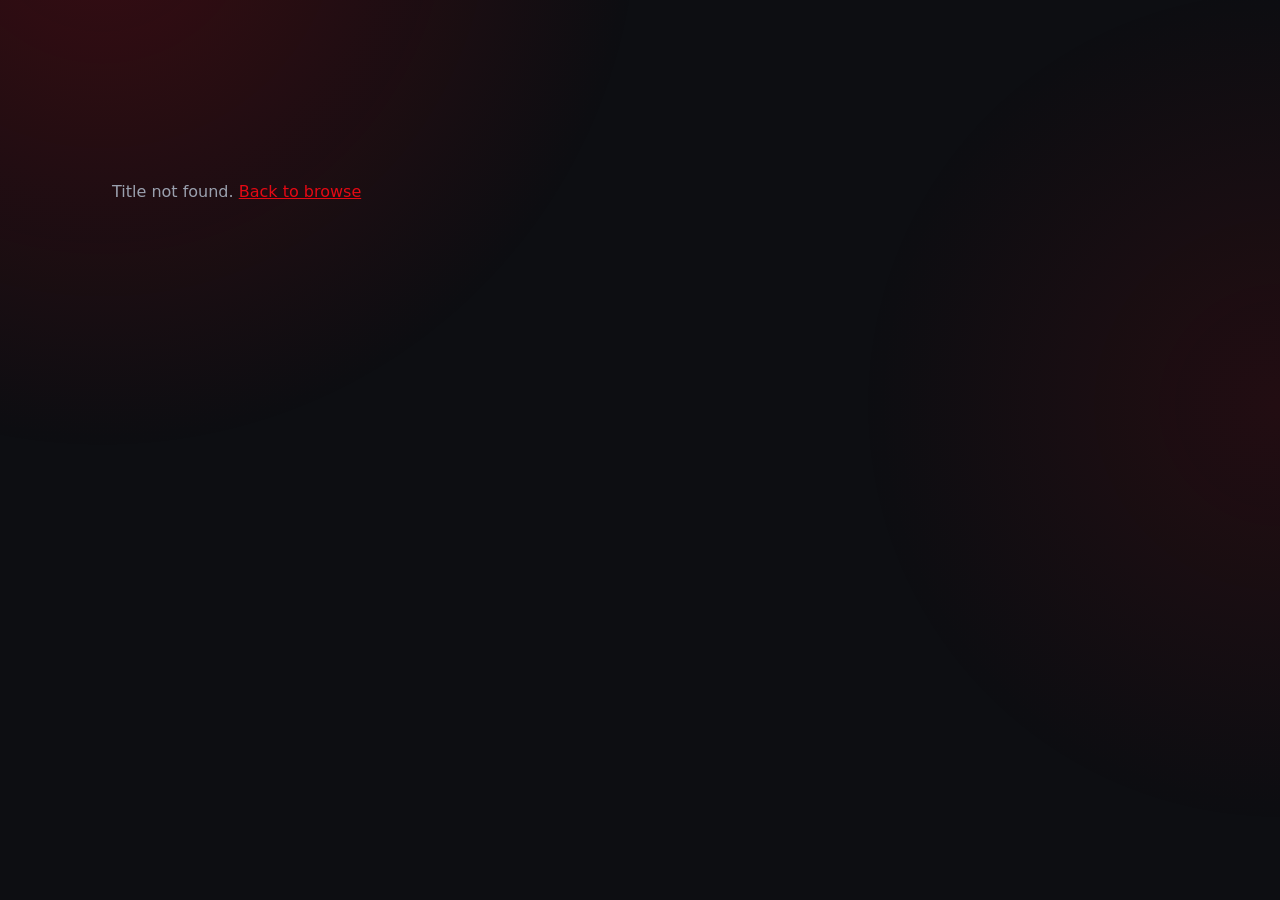
<file: netflix-clone/movie.html>
<!DOCTYPE html>
<html lang="en" data-theme="dark" data-motion="full">
<head>
  <meta charset="UTF-8">
  <meta name="viewport" content="width=device-width, initial-scale=1.0, viewport-fit=cover">
  <title>Movie - Netflix Clone</title>
  <script>try{var s=JSON.parse(localStorage.getItem("nf-clone:v1")||"{}");document.documentElement.dataset.theme=s.theme||"dark"}catch(e){}</script>
  <link rel="stylesheet" href="css/theme.css">
  <link rel="stylesheet" href="css/components.css">
  <link rel="stylesheet" href="css/style.css">
  <link rel="stylesheet" href="css/overlays.css">
  <link rel="stylesheet" href="css/studio.css">
  <link rel="stylesheet" href="css/pages.css">
</head>
<body data-page="movie">
<section class="hero movie-hero" id="movieHero">
  <div class="hero-parallax" id="heroArt"><div class="hero-layer show" id="mBg"></div></div>
  <div class="hero-panel glass">
    <h2 id="mTitle"></h2>
    <div class="meta" id="mMeta"></div>
    <p class="hero-desc" id="mDesc"></p>
    <div class="chips" id="mChips"></div>
    <div class="hero-actions" style="margin-top:22px">
      <a class="btn-play" id="mPlay" href="#" data-magnetic></a>
      <button class="neu" id="mList" type="button" data-magnetic></button>
      <a class="neu" href="browse.html">Back to browse</a>
    </div>
  </div>
</section>
<main class="page flush">
  <h2 class="section-title">More like this</h2>
  <div class="grid" id="grid"></div>
</main>
<footer class="footer"><p>Built for learning. Not affiliated with Netflix.</p></footer>
  <script src="js/utils.js"></script>
  <script src="js/data.js"></script>
  <script src="js/store.js"></script>
  <script src="js/chrome.js"></script>
  <script src="js/effects.js"></script>
  <script src="js/studio.js"></script>
  <script src="js/pages.js"></script>
</body>
</html>
</file>
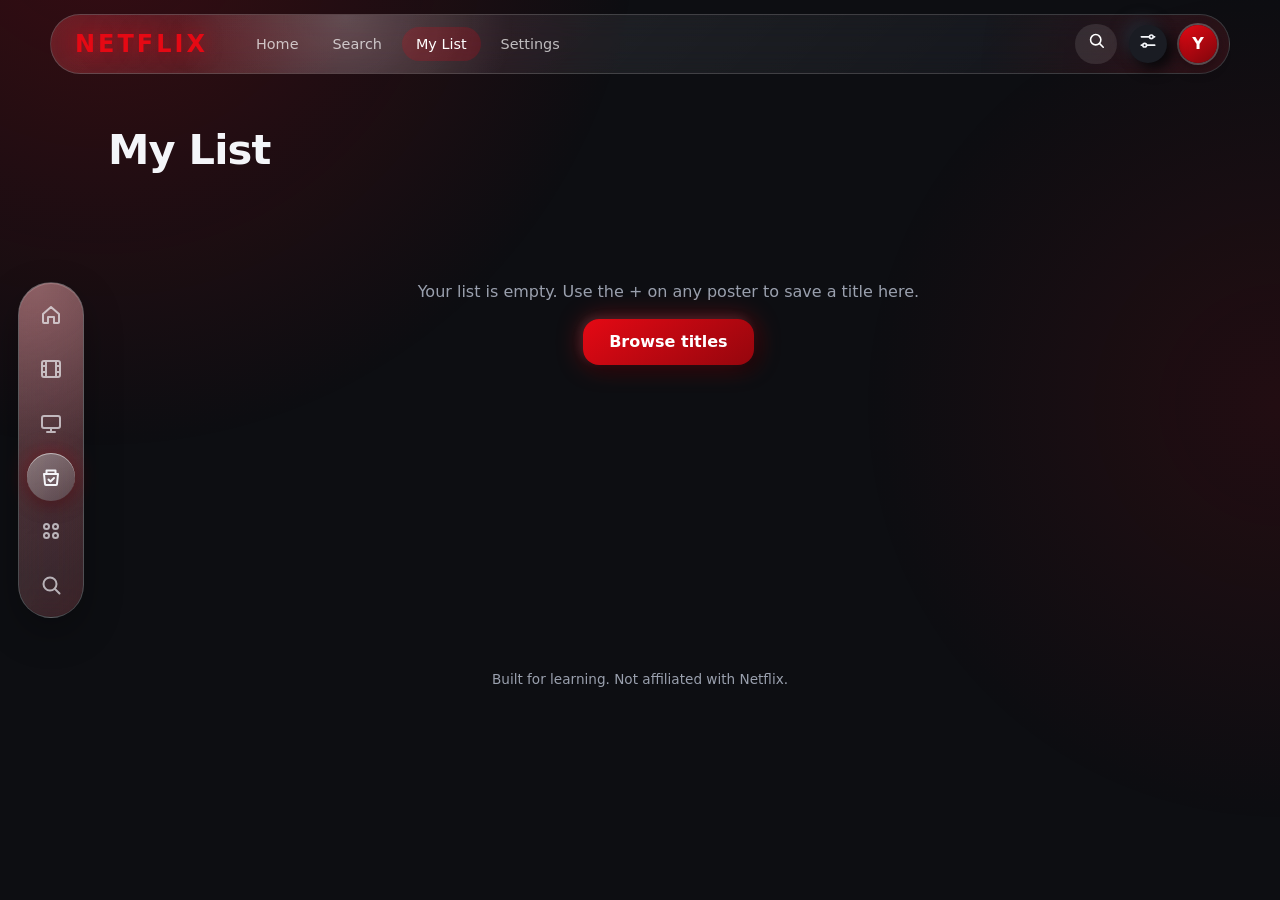
<file: netflix-clone/my-list.html>
<!DOCTYPE html>
<html lang="en" data-theme="dark" data-motion="full">
<head>
  <meta charset="UTF-8">
  <meta name="viewport" content="width=device-width, initial-scale=1.0, viewport-fit=cover">
  <title>My List - Netflix Clone</title>
  <script>try{var s=JSON.parse(localStorage.getItem("nf-clone:v1")||"{}");document.documentElement.dataset.theme=s.theme||"dark"}catch(e){}</script>
  <link rel="stylesheet" href="css/theme.css">
  <link rel="stylesheet" href="css/components.css">
  <link rel="stylesheet" href="css/style.css">
  <link rel="stylesheet" href="css/overlays.css">
  <link rel="stylesheet" href="css/studio.css">
  <link rel="stylesheet" href="css/pages.css">
</head>
<body data-page="my-list">
<main class="page">
  <h1 class="page-title">My List</h1>
  <section id="contWrap" hidden>
    <h2 class="section-title">Continue watching</h2>
    <div class="grid" id="contGrid"></div>
  </section>
  <section id="listWrap" hidden>
    <h2 class="section-title">Saved titles</h2>
    <div class="grid" id="listGrid"></div>
  </section>
  <div class="empty-state" id="emptyList" hidden>
    <p>Your list is empty. Use the + on any poster to save a title here.</p>
    <a class="btn-play" href="browse.html">Browse titles</a>
  </div>
</main>
<footer class="footer"><p>Built for learning. Not affiliated with Netflix.</p></footer>
  <script src="js/utils.js"></script>
  <script src="js/data.js"></script>
  <script src="js/store.js"></script>
  <script src="js/chrome.js"></script>
  <script src="js/effects.js"></script>
  <script src="js/studio.js"></script>
  <script src="js/pages.js"></script>
</body>
</html>
</file>
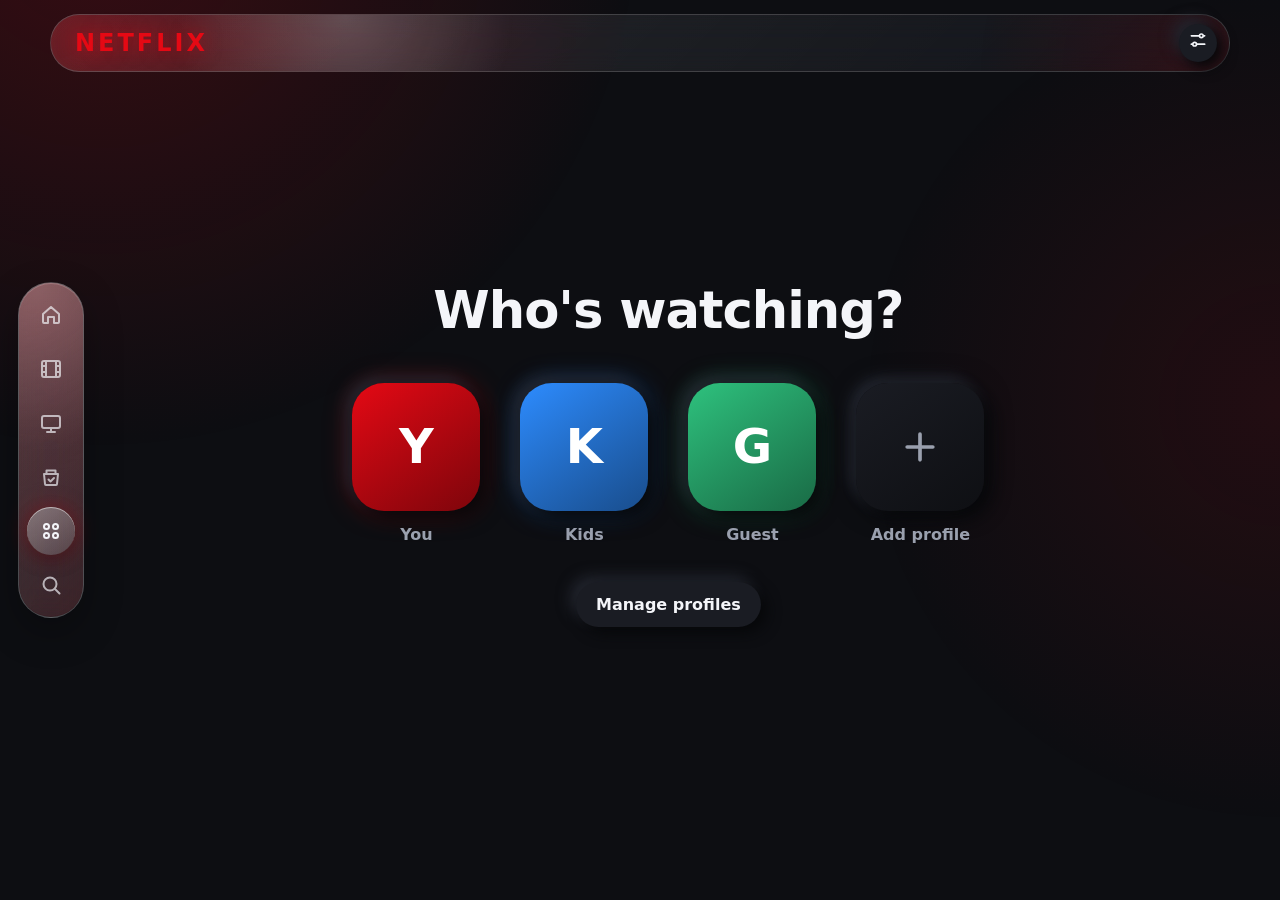
<file: netflix-clone/profiles.html>
<!DOCTYPE html>
<html lang="en" data-theme="dark" data-motion="full">
<head>
  <meta charset="UTF-8">
  <meta name="viewport" content="width=device-width, initial-scale=1.0, viewport-fit=cover">
  <title>Who is watching? - Netflix Clone</title>
  <script>try{var s=JSON.parse(localStorage.getItem("nf-clone:v1")||"{}");document.documentElement.dataset.theme=s.theme||"dark"}catch(e){}</script>
  <link rel="stylesheet" href="css/theme.css">
  <link rel="stylesheet" href="css/components.css">
  <link rel="stylesheet" href="css/style.css">
  <link rel="stylesheet" href="css/overlays.css">
  <link rel="stylesheet" href="css/studio.css">
  <link rel="stylesheet" href="css/pages.css">
</head>
<body data-page="profiles">
<main class="profiles">
  <h1>Who's watching?</h1>
  <div class="profile-grid" id="pgrid"></div>
  <button class="neu pill" id="manage" type="button">Manage profiles</button>
</main>
  <script src="js/utils.js"></script>
  <script src="js/data.js"></script>
  <script src="js/store.js"></script>
  <script src="js/chrome.js"></script>
  <script src="js/effects.js"></script>
  <script src="js/studio.js"></script>
  <script src="js/pages.js"></script>
</body>
</html>
</file>
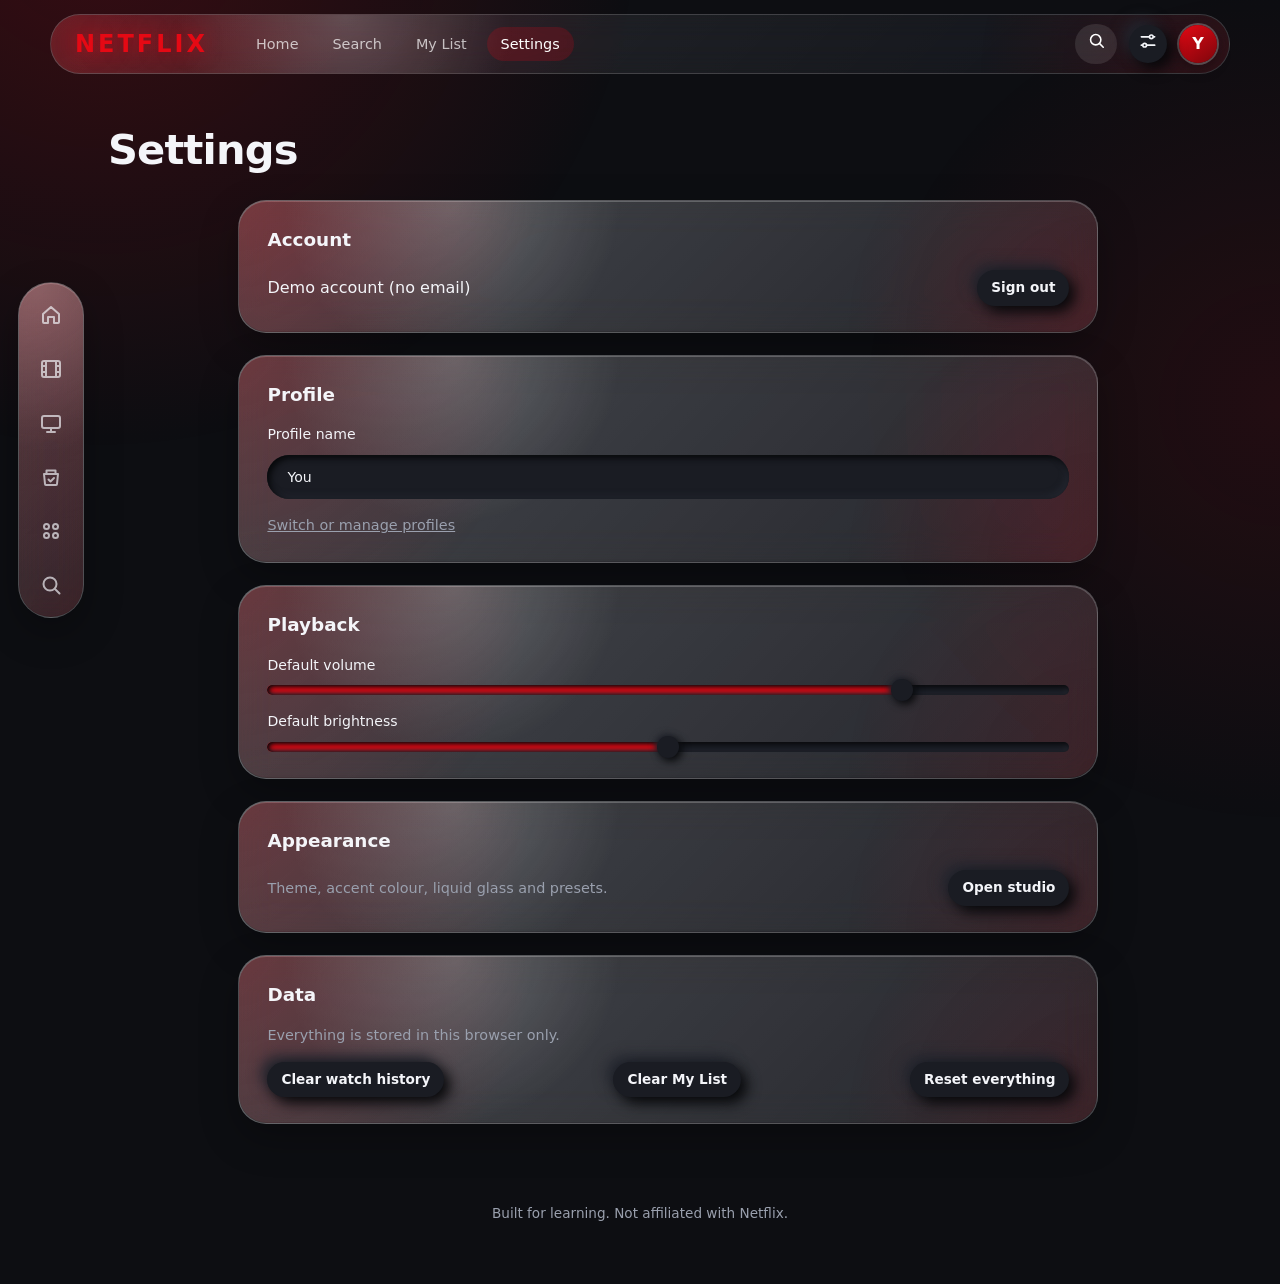
<file: netflix-clone/settings.html>
<!DOCTYPE html>
<html lang="en" data-theme="dark" data-motion="full">
<head>
  <meta charset="UTF-8">
  <meta name="viewport" content="width=device-width, initial-scale=1.0, viewport-fit=cover">
  <title>Settings - Netflix Clone</title>
  <script>try{var s=JSON.parse(localStorage.getItem("nf-clone:v1")||"{}");document.documentElement.dataset.theme=s.theme||"dark"}catch(e){}</script>
  <link rel="stylesheet" href="css/theme.css">
  <link rel="stylesheet" href="css/components.css">
  <link rel="stylesheet" href="css/style.css">
  <link rel="stylesheet" href="css/overlays.css">
  <link rel="stylesheet" href="css/studio.css">
  <link rel="stylesheet" href="css/pages.css">
</head>
<body data-page="settings">
<main class="page">
  <h1 class="page-title">Settings</h1>
  <div class="settings">
    <section class="card glass">
      <h2>Account</h2>
      <div class="row"><span id="setEmail"></span><button class="neu pill sm" data-act="signout" type="button">Sign out</button></div>
    </section>
    <section class="card glass">
      <h2>Profile</h2>
      <label class="field"><span>Profile name</span><input class="input" id="setName" maxlength="14"></label>
      <a class="muted" href="profiles.html">Switch or manage profiles</a>
    </section>
    <section class="card glass">
      <h2>Playback</h2>
      <label class="field"><span>Default volume</span><input class="slider" id="setVol" type="range" min="0" max="100"></label>
      <label class="field"><span>Default brightness</span><input class="slider" id="setBright" type="range" min="50" max="150"></label>
    </section>
    <section class="card glass">
      <h2>Appearance</h2>
      <div class="row"><span class="muted">Theme, accent colour, liquid glass and presets.</span><button class="neu pill sm" id="openStudio" type="button">Open studio</button></div>
    </section>
    <section class="card glass">
      <h2>Data</h2>
      <div class="row"><span class="muted">Everything is stored in this browser only.</span></div>
      <div class="row">
        <button class="neu pill sm" data-act="history" type="button">Clear watch history</button>
        <button class="neu pill sm" data-act="list" type="button">Clear My List</button>
        <button class="neu pill sm" data-act="reset" type="button">Reset everything</button>
      </div>
    </section>
  </div>
</main>
<footer class="footer"><p>Built for learning. Not affiliated with Netflix.</p></footer>
  <script src="js/utils.js"></script>
  <script src="js/data.js"></script>
  <script src="js/store.js"></script>
  <script src="js/chrome.js"></script>
  <script src="js/effects.js"></script>
  <script src="js/studio.js"></script>
  <script src="js/pages.js"></script>
</body>
</html>
</file>
<file: netflix-clone/css/theme.css>
/* Design tokens, three themes and the liquid-glass surface. */
:root {
  --accent: #e50914;
  --accent-rgb: 229, 9, 20;
  --glass-alpha: 0.183;
  --glass-blur: 18px;
  --poster-w: 190px;
  --spring: cubic-bezier(0.34, 1.56, 0.64, 1);
  --ease: cubic-bezier(0.22, 1, 0.36, 1);
  --font: system-ui, -apple-system, "Segoe UI", Roboto, Helvetica, Arial, sans-serif;
}

[data-theme="dark"] {
  color-scheme: dark;
  --bg: #0d0e12;
  --bg-2: #15171d;
  --surface: #1a1c23;
  --text: #f4f5f9;
  --muted: #9aa0ae;
  --shadow-dark: #07080a;
  --shadow-light: #23262f;
  --glass-tint: 255, 255, 255;
  --glass-border: rgba(255, 255, 255, 0.16);
  --panel-rgb: 21, 23, 29;
}

[data-theme="light"] {
  color-scheme: light;
  --bg: #eceff5;
  --bg-2: #e2e6ef;
  --surface: #e9ecf3;
  --text: #14161c;
  --muted: #596073;
  --shadow-dark: #c2c8d8;
  --shadow-light: #ffffff;
  --glass-tint: 255, 255, 255;
  --glass-border: rgba(20, 22, 28, 0.1);
  --panel-rgb: 244, 246, 251;
}

[data-theme="oled"] {
  color-scheme: dark;
  --bg: #000;
  --bg-2: #08080b;
  --surface: #0d0d11;
  --text: #fff;
  --muted: #8a8f9c;
  --shadow-dark: #000;
  --shadow-light: #1a1b21;
  --glass-tint: 255, 255, 255;
  --glass-border: rgba(255, 255, 255, 0.14);
  --panel-rgb: 6, 6, 9;
}

* {
  margin: 0;
  padding: 0;
  box-sizing: border-box;
}

html {
  -webkit-text-size-adjust: 100%;
}

body {
  background: var(--bg);
  color: var(--text);
  font-family: var(--font);
  line-height: 1.45;
  overflow-x: hidden;
  transition: background-color 0.5s var(--ease), color 0.5s var(--ease);
}

body::before {
  content: "";
  position: fixed;
  inset: 0;
  z-index: -1;
  pointer-events: none;
  background:
    radial-gradient(900px circle at 8% -10%, rgba(var(--accent-rgb), 0.2), transparent 60%),
    radial-gradient(700px circle at 100% 45%, rgba(var(--accent-rgb), 0.1), transparent 60%);
}

body.lock {
  overflow: hidden;
}

img {
  display: block;
  max-width: 100%;
}

.glass {
  position: relative;
  isolation: isolate;
  background-image: linear-gradient(
    135deg,
    rgba(var(--glass-tint), calc(var(--glass-alpha) + 0.06)),
    rgba(var(--glass-tint), calc(var(--glass-alpha) * 0.55))
  );
  -webkit-backdrop-filter: blur(var(--glass-blur)) saturate(165%);
  backdrop-filter: blur(var(--glass-blur)) saturate(165%);
  border: 1px solid var(--glass-border);
  box-shadow:
    inset 0 1px 0 rgba(255, 255, 255, 0.22),
    inset 0 -1px 0 rgba(0, 0, 0, 0.12),
    0 14px 38px rgba(0, 0, 0, 0.28);
}

.glass::before {
  content: "";
  position: absolute;
  inset: 0;
  z-index: -1;
  border-radius: inherit;
  pointer-events: none;
  background:
    radial-gradient(260px circle at var(--mx, 25%) var(--my, 0%), rgba(255, 255, 255, 0.2), transparent 65%),
    radial-gradient(420px circle at 0% 0%, rgba(var(--accent-rgb), 0.22), transparent 70%),
    radial-gradient(360px circle at 100% 100%, rgba(var(--accent-rgb), 0.12), transparent 70%);
}

[data-blur="off"] .glass {
  -webkit-backdrop-filter: none;
  backdrop-filter: none;
  background-color: rgba(var(--panel-rgb), 0.88);
}

@media (max-width: 760px) {
  .glass {
    -webkit-backdrop-filter: blur(min(var(--glass-blur), 14px)) saturate(150%);
    backdrop-filter: blur(min(var(--glass-blur), 14px)) saturate(150%);
  }
}

html.theme-fade,
html.theme-fade * {
  transition:
    background-color 0.5s var(--ease),
    color 0.5s var(--ease),
    border-color 0.5s var(--ease),
    box-shadow 0.5s var(--ease) !important;
}

::view-transition-old(root),
::view-transition-new(root) {
  animation-duration: 0.5s;
}

[data-motion="reduce"] *,
[data-motion="reduce"] *::before,
[data-motion="reduce"] *::after {
  animation-duration: 0.001ms !important;
  animation-iteration-count: 1 !important;
  transition-duration: 0.001ms !important;
  scroll-behavior: auto !important;
}
</file>
<file: netflix-clone/css/components.css>
/* Neumorphic buttons, sliders, toggles and small UI pieces. */
button {
  font: inherit;
  color: inherit;
  cursor: pointer;
  border: 0;
  background: none;
}

button:focus-visible,
input:focus-visible,
a:focus-visible,
.poster-card:focus-visible {
  outline: 2px solid var(--accent);
  outline-offset: 3px;
}

.neu {
  display: inline-flex;
  align-items: center;
  justify-content: center;
  gap: 8px;
  padding: 11px 20px;
  border-radius: 16px;
  background: var(--surface);
  color: var(--text);
  font-weight: 600;
  box-shadow: 6px 6px 14px var(--shadow-dark), -6px -6px 14px var(--shadow-light);
  translate: var(--tx, 0px) var(--ty, 0px);
  transition:
    box-shadow 0.25s var(--ease),
    scale 0.3s var(--spring),
    translate 0.25s var(--ease),
    color 0.25s,
    background-color 0.4s;
}

.neu:active,
.neu.pressed {
  box-shadow: inset 4px 4px 9px var(--shadow-dark), inset -4px -4px 9px var(--shadow-light);
  scale: 0.96;
}

.neu.on {
  color: var(--accent);
  box-shadow:
    inset 3px 3px 7px var(--shadow-dark),
    inset -3px -3px 7px var(--shadow-light),
    0 0 18px rgba(var(--accent-rgb), 0.45);
}

.neu svg,
.btn-play svg {
  width: 20px;
  height: 20px;
  flex: none;
}

.round {
  width: 46px;
  height: 46px;
  padding: 0;
  border-radius: 50%;
}

.round.sm {
  width: 38px;
  height: 38px;
}

.round.xs {
  width: 30px;
  height: 30px;
}

.round.xs svg {
  width: 15px;
  height: 15px;
}

.pill {
  border-radius: 999px;
}

.sm {
  padding: 8px 14px;
  font-size: 0.85rem;
}

.btn-play {
  display: inline-flex;
  align-items: center;
  justify-content: center;
  gap: 8px;
  padding: 11px 26px;
  border-radius: 16px;
  font-weight: 700;
  color: #fff;
  background: linear-gradient(145deg, var(--accent), color-mix(in srgb, var(--accent) 65%, black));
  box-shadow:
    6px 6px 16px rgba(0, 0, 0, 0.45),
    -3px -3px 10px rgba(255, 255, 255, 0.1),
    0 0 26px rgba(var(--accent-rgb), 0.45);
  translate: var(--tx, 0px) var(--ty, 0px);
  transition: box-shadow 0.25s var(--ease), scale 0.3s var(--spring), translate 0.25s var(--ease);
}

.btn-play:active {
  scale: 0.96;
  box-shadow:
    inset 4px 4px 10px rgba(0, 0, 0, 0.45),
    inset -2px -2px 8px rgba(255, 255, 255, 0.12),
    0 0 14px rgba(var(--accent-rgb), 0.35);
}

.slider {
  -webkit-appearance: none;
  appearance: none;
  width: 100%;
  height: 10px;
  border-radius: 99px;
  outline: none;
  cursor: pointer;
  background:
    linear-gradient(90deg, var(--accent) var(--fill, 50%), transparent var(--fill, 50%)),
    var(--surface);
  box-shadow: inset 2px 2px 5px var(--shadow-dark), inset -2px -2px 5px var(--shadow-light);
}

.slider::-webkit-slider-thumb {
  -webkit-appearance: none;
  width: 22px;
  height: 22px;
  border-radius: 50%;
  background: var(--surface);
  box-shadow: 3px 3px 8px var(--shadow-dark), -2px -2px 6px var(--shadow-light);
  transition: transform 0.25s var(--spring), box-shadow 0.25s;
}

.slider::-moz-range-thumb {
  width: 22px;
  height: 22px;
  border: 0;
  border-radius: 50%;
  background: var(--surface);
  box-shadow: 3px 3px 8px var(--shadow-dark), -2px -2px 6px var(--shadow-light);
  transition: transform 0.25s var(--spring), box-shadow 0.25s;
}

.slider:active::-webkit-slider-thumb {
  transform: scale(1.22);
  box-shadow: 3px 3px 8px var(--shadow-dark), 0 0 16px rgba(var(--accent-rgb), 0.75);
}

.slider:active::-moz-range-thumb {
  transform: scale(1.22);
  box-shadow: 3px 3px 8px var(--shadow-dark), 0 0 16px rgba(var(--accent-rgb), 0.75);
}

.toggle {
  position: relative;
  flex: none;
  width: 52px;
  height: 30px;
}

.toggle input {
  position: absolute;
  inset: 0;
  z-index: 1;
  margin: 0;
  opacity: 0;
  cursor: pointer;
}

.toggle i {
  position: absolute;
  inset: 0;
  border-radius: 99px;
  background: var(--surface);
  box-shadow: inset 3px 3px 6px var(--shadow-dark), inset -3px -3px 6px var(--shadow-light);
  transition: box-shadow 0.3s;
}

.toggle i::after {
  content: "";
  position: absolute;
  top: 4px;
  left: 4px;
  width: 22px;
  height: 22px;
  border-radius: 50%;
  background: var(--surface);
  box-shadow: 2px 2px 5px var(--shadow-dark), -1px -1px 4px var(--shadow-light);
  transition: translate 0.4s var(--spring), background-color 0.3s, box-shadow 0.3s;
}

.toggle input:checked + i {
  box-shadow:
    inset 3px 3px 6px var(--shadow-dark),
    inset -3px -3px 6px var(--shadow-light),
    0 0 14px rgba(var(--accent-rgb), 0.4);
}

.toggle input:checked + i::after {
  translate: 22px 0;
  background: var(--accent);
  box-shadow: 0 0 12px rgba(var(--accent-rgb), 0.7);
}

.toggle input:focus-visible + i {
  outline: 2px solid var(--accent);
  outline-offset: 3px;
}

kbd {
  display: inline-block;
  min-width: 22px;
  padding: 1px 6px;
  margin: 0 2px;
  border-radius: 6px;
  font: 600 0.75rem var(--font);
  text-align: center;
  background: var(--surface);
  box-shadow: 2px 2px 5px var(--shadow-dark), -2px -2px 5px var(--shadow-light);
}

.meta {
  display: flex;
  flex-wrap: wrap;
  align-items: center;
  gap: 10px;
  font-size: 0.9rem;
}

.meta .match {
  color: #46d369;
  font-weight: 700;
}

.meta .tag {
  padding: 1px 7px;
  border-radius: 6px;
  font-size: 0.76rem;
  border: 1px solid color-mix(in srgb, currentColor 45%, transparent);
}

.chips {
  display: flex;
  flex-wrap: wrap;
  gap: 8px;
}

.chips span {
  padding: 5px 13px;
  border-radius: 99px;
  font-size: 0.8rem;
  background: rgba(var(--accent-rgb), 0.16);
  border: 1px solid rgba(var(--accent-rgb), 0.35);
}
</file>
<file: netflix-clone/css/style.css>
/* Navbar, hero, carousels and poster cards. */
.navbar {
  position: fixed;
  top: 14px;
  left: 50%;
  translate: -50% 0;
  z-index: 50;
  width: min(1180px, calc(100% - 28px));
  display: flex;
  align-items: center;
  justify-content: space-between;
  gap: 16px;
  padding: 9px 12px 9px 24px;
  border-radius: 999px;
  color: #fff;
  --glass-alpha: 0.05;
  transition:
    width 0.55s var(--spring),
    top 0.4s var(--ease),
    background-color 0.4s,
    color 0.3s,
    box-shadow 0.4s;
}

.navbar:not(.scrolled) {
  box-shadow: none;
}

.navbar.scrolled {
  top: 10px;
  width: min(980px, calc(100% - 28px));
  color: var(--text);
  background-color: rgba(var(--panel-rgb), 0.55);
}

.logo {
  color: var(--accent);
  font-size: 1.5rem;
  font-weight: 800;
  letter-spacing: 3px;
  text-decoration: none;
  text-shadow: 0 0 18px rgba(var(--accent-rgb), 0.5);
}

.nav-links {
  display: flex;
  gap: 6px;
  margin-right: auto;
  margin-left: 18px;
}

.nav-links a {
  color: inherit;
  opacity: 0.7;
  text-decoration: none;
  font-size: 0.9rem;
  padding: 7px 14px;
  border-radius: 99px;
  transition: opacity 0.2s, background-color 0.3s;
}

.nav-links a:hover,
.nav-links a.active {
  opacity: 1;
  background: rgba(var(--accent-rgb), 0.2);
}

.nav-right {
  display: flex;
  align-items: center;
  gap: 12px;
}

.search {
  display: flex;
  align-items: center;
  gap: 8px;
  width: 42px;
  height: 40px;
  padding: 0 11px;
  overflow: hidden;
  cursor: text;
  border-radius: 99px;
  background: rgba(255, 255, 255, 0.1);
  border: 1px solid transparent;
  transition: width 0.5s var(--spring), border-color 0.3s, background-color 0.3s;
}

.search svg {
  width: 19px;
  height: 19px;
  flex: none;
}

.search:focus-within,
.search.filled {
  width: 230px;
  border-color: rgba(var(--accent-rgb), 0.7);
  background: rgba(255, 255, 255, 0.14);
}

.search input {
  width: 100%;
  min-width: 0;
  color: inherit;
  font: inherit;
  font-size: 0.92rem;
  background: none;
  border: 0;
  outline: 0;
}

.search input::placeholder {
  color: inherit;
  opacity: 0.55;
}

.hero {
  position: relative;
  display: flex;
  align-items: flex-end;
  height: min(100vh, 920px);
  min-height: 560px;
  padding: 0 4% 12vh;
  overflow: hidden;
  color: #fff;
  background: var(--bg-2);
}

.hero::after {
  content: "";
  position: absolute;
  inset: 0;
  z-index: 1;
  pointer-events: none;
  background:
    linear-gradient(to top, var(--bg) 2%, transparent 48%),
    linear-gradient(to right, rgba(0, 0, 0, 0.6), transparent 65%);
}

.hero-parallax {
  position: absolute;
  inset: -6% -3%;
  will-change: transform;
}

.hero-layer {
  position: absolute;
  inset: 0;
  opacity: 0;
  background-size: cover;
  background-position: center;
  transition: opacity 1.1s ease;
}

.hero-layer.show {
  opacity: 1;
}

.hero-panel {
  position: relative;
  z-index: 2;
  max-width: 590px;
  padding: 30px;
  border-radius: 30px;
}

.eyebrow {
  font-size: 0.75rem;
  font-weight: 700;
  letter-spacing: 3px;
  text-transform: uppercase;
  color: var(--accent);
  filter: brightness(1.3);
}

.hero-panel h2 {
  margin: 6px 0 8px;
  font-size: clamp(2rem, 5vw, 3.6rem);
  line-height: 1.05;
  letter-spacing: -0.02em;
}

.hero-desc {
  margin: 12px 0 22px;
  color: rgba(255, 255, 255, 0.86);
}

.hero-actions {
  display: flex;
  flex-wrap: wrap;
  align-items: center;
  gap: 14px;
}

.hero-dots {
  position: absolute;
  right: 4%;
  bottom: calc(12vh + 10px);
  z-index: 2;
  display: flex;
  gap: 8px;
}

.hero-dots button {
  position: relative;
  width: 10px;
  height: 10px;
  border-radius: 99px;
  background: rgba(255, 255, 255, 0.4);
  transition: width 0.45s var(--spring), background-color 0.3s;
}

.hero-dots button::before {
  content: "";
  position: absolute;
  inset: -9px -4px;
}

.hero-dots button.on {
  width: 34px;
  background: var(--accent);
  box-shadow: 0 0 12px rgba(var(--accent-rgb), 0.8);
}

#rows {
  position: relative;
  z-index: 3;
  margin-top: -90px;
  padding: 0 4% 40px;
}

.row-head h3 {
  padding-left: 4px;
  font-size: 1.25rem;
  font-weight: 700;
  letter-spacing: -0.01em;
}

.row-wrap {
  position: relative;
}

.row-track {
  display: flex;
  gap: 16px;
  padding: 22px 4px 34px;
  overflow-x: auto;
  overscroll-behavior-x: contain;
  scroll-snap-type: x mandatory;
  scroll-padding-inline: 4px;
  scroll-behavior: smooth;
  scrollbar-width: none;
}

.row-track::-webkit-scrollbar {
  display: none;
}

[data-layout="grid"] .row-track,
.row.results .row-track {
  flex-wrap: wrap;
  overflow: visible;
  scroll-snap-type: none;
}

[data-layout="grid"] .row-arrow {
  display: none;
}

.row-arrow {
  position: absolute;
  top: 50%;
  z-index: 4;
  margin-top: -23px;
  opacity: 0;
}

.row-wrap:hover .row-arrow,
.row-arrow:focus-visible {
  opacity: 1;
}

.row-arrow.left {
  left: -16px;
}

.row-arrow.right {
  right: -16px;
}

.reveal {
  opacity: 0;
  translate: 0 28px;
  transition: opacity 0.7s var(--ease), translate 0.8s var(--ease);
}

.reveal.in {
  opacity: 1;
  translate: 0 0;
}

[data-motion="reduce"] .reveal {
  opacity: 1;
  translate: none;
}

.poster-card {
  position: relative;
  flex: 0 0 var(--poster-w);
  aspect-ratio: 2 / 3;
  overflow: hidden;
  cursor: pointer;
  scroll-snap-align: start;
  border-radius: 18px;
  background: var(--bg-2);
  box-shadow: 0 10px 24px rgba(0, 0, 0, 0.35);
  transform: perspective(800px) rotateX(var(--rx, 0deg)) rotateY(var(--ry, 0deg));
  transition:
    transform 0.3s var(--ease),
    scale 0.4s var(--spring),
    box-shadow 0.35s;
}

.poster-card::after {
  content: "";
  position: absolute;
  inset: 0;
  z-index: 2;
  pointer-events: none;
  opacity: 0;
  background: radial-gradient(180px circle at var(--mx, 50%) var(--my, 30%), rgba(255, 255, 255, 0.22), transparent 65%);
  transition: opacity 0.3s;
}

.poster-card:hover,
.poster-card:focus-visible {
  scale: 1.06;
  box-shadow:
    0 20px 44px rgba(0, 0, 0, 0.5),
    0 0 0 1px rgba(var(--accent-rgb), 0.55),
    0 0 32px rgba(var(--accent-rgb), 0.25);
}

.poster-card:hover::after {
  opacity: 1;
}

.poster-card img {
  position: absolute;
  inset: 0;
  width: 100%;
  height: 100%;
  object-fit: cover;
  opacity: 0;
  transition: opacity 0.5s, scale 0.7s var(--ease);
}

.poster-card img.loaded {
  opacity: 1;
}

.poster-card:hover img {
  scale: 1.08;
}

.card-info {
  position: absolute;
  left: 0;
  right: 0;
  bottom: 0;
  z-index: 1;
  padding: 36px 14px 14px;
  color: #fff;
  opacity: 0;
  translate: 0 10px;
  background: linear-gradient(to top, rgba(0, 0, 0, 0.9), transparent);
  transition: opacity 0.3s, translate 0.45s var(--spring);
}

.poster-card:has(.card-progress) .card-info {
  padding-bottom: 28px;
}

.poster-card:hover .card-info,
.poster-card:focus-within .card-info,
.poster-card.broken .card-info {
  opacity: 1;
  translate: 0 0;
}

.card-info h4 {
  font-size: 0.98rem;
}

.card-info p {
  font-size: 0.78rem;
  color: rgba(255, 255, 255, 0.75);
}

.card-add {
  position: absolute;
  top: 10px;
  right: 10px;
  z-index: 3;
  opacity: 0;
  scale: 0.7;
}

.poster-card:hover .card-add,
.poster-card:focus-within .card-add {
  opacity: 1;
  scale: 1;
}

.card-progress {
  position: absolute;
  left: 12px;
  right: 12px;
  bottom: 10px;
  z-index: 2;
  height: 4px;
  overflow: hidden;
  border-radius: 4px;
  background: rgba(255, 255, 255, 0.3);
}

.card-progress i {
  display: block;
  height: 100%;
  background: var(--accent);
  box-shadow: 0 0 8px rgba(var(--accent-rgb), 0.8);
}

.poster-card.broken {
  background: linear-gradient(145deg, rgba(var(--accent-rgb), 0.35), var(--bg-2));
}

/* A little more cinematic contrast and a clearer title treatment at rest. */
.hero::after {
  background:
    linear-gradient(0deg, var(--bg) 0%, color-mix(in srgb, var(--bg) 74%, transparent) 16%, transparent 58%),
    linear-gradient(90deg, rgba(0, 0, 0, 0.76) 0%, rgba(0, 0, 0, 0.34) 44%, transparent 76%),
    linear-gradient(180deg, rgba(0, 0, 0, 0.34), transparent 28%);
}

.hero-panel {
  max-width: 620px;
  padding: 34px;
  border: 1px solid rgba(255, 255, 255, 0.14);
  background: linear-gradient(135deg, rgba(10, 10, 12, 0.76), rgba(10, 10, 12, 0.3));
  box-shadow: 0 24px 70px rgba(0, 0, 0, 0.3);
  backdrop-filter: blur(16px) saturate(130%);
}

.hero-panel h2 {
  max-width: 12ch;
  font-size: clamp(2.8rem, 6vw, 5.4rem);
  line-height: 0.98;
  letter-spacing: -0.055em;
  text-wrap: balance;
  text-shadow: 0 4px 28px rgba(0, 0, 0, 0.5);
}

.poster-card {
  overflow: hidden;
  border: 1px solid rgba(255, 255, 255, 0.08);
  box-shadow: 0 12px 30px rgba(0, 0, 0, 0.22);
}

.poster-card::before {
  content: "";
  position: absolute;
  inset: 35% 0 0;
  z-index: 1;
  pointer-events: none;
  background: linear-gradient(0deg, rgba(0, 0, 0, 0.82), transparent);
  opacity: 0.72;
  transition: opacity 0.3s;
}

.poster-card:hover::before,
.poster-card:focus-within::before { opacity: 1; }

.card-info {
  opacity: 1;
  translate: 0 0;
  padding: 42px 14px 14px;
}

.poster-card:not(:hover):not(:focus-within) .card-info p { opacity: 0.78; }

.card-add {
  opacity: 0;
  scale: 0.85;
  transition: opacity 0.2s, scale 0.3s var(--spring), background-color 0.2s;
}

.poster-card:hover .card-add,
.poster-card:focus-within .card-add { opacity: 1; scale: 1; }

.poster-card:focus-visible {
  outline: 3px solid var(--accent);
  outline-offset: 4px;
}

.sk {
  background: linear-gradient(
    100deg,
    var(--bg-2) 30%,
    color-mix(in srgb, var(--bg-2) 72%, white) 50%,
    var(--bg-2) 70%
  );
  background-size: 220% 100%;
  animation: shimmer 1.4s linear infinite;
}

.sk-title {
  width: 190px;
  height: 22px;
  margin: 6px 4px 0;
  border-radius: 8px;
}

@keyframes shimmer {
  from { background-position: 120% 0; }
  to { background-position: -120% 0; }
}

.empty {
  padding: 60px 4px;
  color: var(--muted);
}

.footer {
  padding: 40px 0 60px;
  text-align: center;
  font-size: 0.85rem;
  color: var(--muted);
}

@media (hover: none) {
  .row-arrow {
    display: none;
  }

  .card-add {
    opacity: 1;
    scale: 1;
  }

  .card-info {
    opacity: 1;
    translate: 0 0;
  }
}

@media (max-width: 760px) {
  .nav-links {
    display: none;
  }

  .navbar {
    padding: 8px 10px 8px 18px;
  }

  .search:focus-within,
  .search.filled {
    width: 150px;
  }

  .hero {
    padding-bottom: 14vh;
  }

  .hero-panel {
    padding: 22px;
    border-radius: 24px;
  }

  .hero-panel h2 { font-size: clamp(2.35rem, 11vw, 4rem); }

  .hero-dots {
    right: 50%;
    translate: 50% 0;
    bottom: 5vh;
  }

  .poster-card {
    flex-basis: min(var(--poster-w), 42vw);
  }
}

@media (max-width: 760px) {
  .hero {
    height: min(900px, 92svh);
    min-height: 580px;
    padding: 0 18px 13vh;
  }

  .hero-panel {
    width: min(100%, 560px);
    padding: 22px;
    border-radius: 22px;
  }

  .hero-desc { max-width: 48ch; }
  .hero-actions { gap: 10px; }
  .hero-dots { bottom: 5vh; }
  #rows { margin-top: -58px; padding-inline: 18px; }
  .row-track { gap: 12px; padding-top: 18px; }
  .row-head h3 { font-size: 1.12rem; }
  .poster-card { border-radius: 14px; }
}

@media (max-width: 480px) {
  .navbar {
    top: 8px;
    width: calc(100% - 16px);
    gap: 6px;
    padding: 7px 8px 7px 14px;
  }

  .logo { font-size: 1.12rem; letter-spacing: 2px; }
  .nav-right { gap: 7px; }
  .navbar .round.sm { width: 34px; height: 34px; }
  .avatar { width: 34px; height: 34px; }
  .search:focus-within,
  .search.filled { width: clamp(104px, 34vw, 148px); }

  .hero {
    height: 88svh;
    min-height: 540px;
    padding-inline: 14px;
    padding-bottom: 12vh;
  }

  .hero-panel { padding: 18px; }
  .hero-panel h2 { font-size: clamp(2.25rem, 11vw, 3.3rem); }
  .hero-desc { font-size: 0.92rem; }
  .hero-actions .btn-play,
  .hero-actions .neu { min-height: 42px; padding: 10px 15px; }
  #rows { padding-inline: 12px; }
  .row-track { gap: 10px; padding-inline: 2px; }
  .poster-card { flex-basis: min(var(--poster-w), 43vw); }
  .card-info { padding: 32px 10px 10px; }
  .card-info h4 { font-size: 0.86rem; }
  .card-info p { font-size: 0.7rem; }
}

@media (max-height: 500px) and (orientation: landscape) {
  .hero,
  .movie-hero {
    height: 100svh;
    min-height: 420px;
    padding-bottom: 54px;
  }

  .hero-panel { max-width: 520px; padding: 18px 22px; }
  .hero-panel h2 { font-size: clamp(2rem, 7vh, 3.2rem); }
  .hero-desc { margin: 8px 0 12px; }
  .hero-dots { bottom: 20px; }
}
</file>
<file: netflix-clone/css/overlays.css>
/* Details modal, video player and toast. */
.details {
  position: fixed;
  inset: 0;
  z-index: 80;
  display: grid;
  place-items: center;
  padding: 18px;
}

.details[hidden],
.player[hidden] {
  display: none;
}

.details-backdrop {
  position: absolute;
  inset: 0;
  background: rgba(0, 0, 0, 0.62);
  -webkit-backdrop-filter: blur(6px);
  backdrop-filter: blur(6px);
}

.details-card {
  width: min(900px, 100%);
  max-height: 92vh;
  overflow: auto;
  border-radius: 28px;
  background-color: rgba(var(--panel-rgb), 0.8);
  scrollbar-width: thin;
}

.details-art {
  position: relative;
  display: flex;
  align-items: flex-end;
  aspect-ratio: 16 / 9;
  padding: 26px 30px;
  color: #fff;
  background-size: cover;
  background-position: center;
}

.details-art::after {
  content: "";
  position: absolute;
  inset: 0;
  background: linear-gradient(to top, rgba(var(--panel-rgb), 1) 2%, transparent 62%);
}

.details-title {
  position: relative;
  z-index: 1;
  font-size: clamp(1.8rem, 4.5vw, 3rem);
  line-height: 1.05;
  letter-spacing: -0.02em;
  text-shadow: 0 2px 20px rgba(0, 0, 0, 0.5);
}

.details-close {
  position: absolute;
  top: 16px;
  right: 16px;
  z-index: 2;
  --surface: #1a1c23;
  --shadow-dark: #07080a;
  --shadow-light: #2a2d38;
  --text: #fff;
}

.details-info {
  display: grid;
  gap: 16px;
  padding: 6px 30px 30px;
}

.details-actions {
  display: flex;
  flex-wrap: wrap;
  gap: 14px;
}

.details-info p {
  color: var(--muted);
  max-width: 62ch;
}

.player {
  --surface: #1a1c23;
  --shadow-dark: #0a0b0e;
  --shadow-light: #282b36;
  --text: #fff;
  --glass-border: rgba(255, 255, 255, 0.16);
  --panel-rgb: 18, 19, 24;
  position: fixed;
  inset: 0;
  z-index: 100;
  overflow: hidden;
  color: #fff;
  background: #000;
}

.player video {
  position: absolute;
  inset: 0;
  width: 100%;
  height: 100%;
  object-fit: contain;
  background: #000;
}

.player-ui {
  position: absolute;
  inset: 0;
  display: grid;
  grid-template-rows: auto 1fr auto;
  padding: 18px;
  background: linear-gradient(to bottom, rgba(0, 0, 0, 0.6), transparent 24%, transparent 66%, rgba(0, 0, 0, 0.8));
  transition: opacity 0.35s;
}

.player.idle .player-ui {
  opacity: 0;
  pointer-events: none;
}

.player.idle {
  cursor: none;
}

.player-top {
  display: flex;
  align-items: center;
  gap: 14px;
}

.player-top h2 {
  font-size: 1.15rem;
}

.big-play {
  place-self: center;
  width: 86px;
  height: 86px;
  padding: 0;
  border-radius: 50%;
  box-shadow:
    8px 8px 20px var(--shadow-dark),
    -6px -6px 16px var(--shadow-light),
    0 0 30px rgba(var(--accent-rgb), 0.4);
}

.big-play svg {
  width: 36px;
  height: 36px;
  color: var(--accent);
}

.player:not(.paused) .big-play {
  opacity: 0;
  scale: 0.6;
  pointer-events: none;
}

.player-bar {
  display: grid;
  gap: 12px;
  width: min(900px, 100%);
  margin: 0 auto;
  padding: 14px 20px;
  border-radius: 26px;
}

.seek-row {
  display: grid;
  grid-template-columns: auto 1fr auto;
  align-items: center;
  gap: 14px;
  font-size: 0.82rem;
  font-variant-numeric: tabular-nums;
}

.ctrl-row {
  display: flex;
  flex-wrap: wrap;
  align-items: center;
  gap: 18px;
}

.ctrl-group {
  display: flex;
  align-items: center;
  gap: 10px;
}

.ctrl-ico svg {
  display: block;
  width: 20px;
  height: 20px;
}

.slider.short {
  width: 100px;
}

.spacer {
  flex: 1;
}

.player-spinner {
  position: absolute;
  top: 50%;
  left: 50%;
  width: 46px;
  height: 46px;
  margin: -23px 0 0 -23px;
  pointer-events: none;
  border-radius: 50%;
  border: 3px solid rgba(255, 255, 255, 0.2);
  border-top-color: var(--accent);
  animation: spin 0.8s linear infinite;
}

.player-spinner[hidden],
.player-error[hidden] {
  display: none;
}

.player-error {
  position: absolute;
  top: 50%;
  left: 50%;
  translate: -50% -50%;
  max-width: min(420px, 86%);
  padding: 18px 22px;
  text-align: center;
  border-radius: 20px;
}

@keyframes spin {
  to { rotate: 360deg; }
}

.toast {
  position: fixed;
  left: 50%;
  bottom: 28px;
  z-index: 120;
  padding: 12px 22px;
  border-radius: 99px;
  font-size: 0.9rem;
  font-weight: 600;
  color: var(--text);
  background-color: rgba(var(--panel-rgb), 0.75);
  opacity: 0;
  translate: -50% 24px;
  pointer-events: none;
  transition: opacity 0.3s, translate 0.5s var(--spring);
}

.toast.show {
  opacity: 1;
  translate: -50% 0;
}

@media (max-width: 600px) {
  .details {
    padding: 10px;
  }

  .details-art {
    padding: 18px;
  }

  .details-info {
    padding: 4px 18px 22px;
  }

  .ctrl-row {
    gap: 12px;
  }

  .slider.short {
    width: 76px;
  }
}

@media (max-width: 480px) {
  .details { padding: 8px; }
  .details-card { max-height: calc(100svh - 16px); border-radius: 20px; }
  .details-art { min-height: 190px; aspect-ratio: 4 / 3; padding: 18px; }
  .details-info { gap: 12px; padding: 2px 16px 18px; }
  .details-actions { gap: 10px; }
  .details-actions > * { flex: 1 1 auto; }

  .player-ui { padding: max(10px, env(safe-area-inset-top)) 10px max(10px, env(safe-area-inset-bottom)); }
  .player-top { gap: 10px; }
  .player-top h2 { max-width: calc(100vw - 82px); overflow: hidden; text-overflow: ellipsis; white-space: nowrap; }
  .player-bar { gap: 10px; padding: 12px; border-radius: 18px; }
  .seek-row { gap: 8px; font-size: 0.72rem; }
  .ctrl-row { justify-content: space-between; gap: 8px; }
  .ctrl-group { gap: 6px; }
  .slider.short { width: clamp(48px, 17vw, 68px); }
  .ctrl-row .spacer { display: none; }
  .ctrl-row .neu.round.sm { width: 34px; height: 34px; }
}
</file>
<file: netflix-clone/css/studio.css>
/* Personalization panel. */
.studio {
  position: fixed;
  top: 14px;
  right: 14px;
  bottom: 14px;
  z-index: 90;
  display: flex;
  flex-direction: column;
  width: min(370px, calc(100% - 28px));
  overflow: hidden;
  border-radius: 28px;
  background-color: rgba(var(--panel-rgb), 0.78);
  opacity: 0;
  translate: 115% 0;
  transition: translate 0.6s var(--spring), opacity 0.3s;
}

.studio.open {
  opacity: 1;
  translate: 0 0;
}

.studio-head {
  display: flex;
  align-items: center;
  justify-content: space-between;
  padding: 18px 20px 6px;
}

.studio-head h2 {
  font-size: 1.3rem;
}

.studio-body {
  display: grid;
  gap: 22px;
  padding: 14px 20px 24px;
  overflow-y: auto;
  scrollbar-width: thin;
}

.studio-body h3 {
  margin-bottom: 12px;
  font-size: 0.72rem;
  font-weight: 700;
  letter-spacing: 2px;
  text-transform: uppercase;
  color: var(--muted);
}

.segmented {
  display: flex;
  gap: 10px;
  margin-top: 6px;
}

.segmented .neu {
  flex: 1;
  padding: 9px 6px;
  font-size: 0.85rem;
}

.swatches {
  display: flex;
  flex-wrap: wrap;
  align-items: center;
  gap: 14px;
}

.swatch {
  width: 30px;
  height: 30px;
  border-radius: 50%;
  background: var(--c);
  box-shadow: 3px 3px 8px var(--shadow-dark), -3px -3px 8px var(--shadow-light);
  transition: scale 0.3s var(--spring), box-shadow 0.3s;
}

.swatch:hover {
  scale: 1.12;
}

.swatch.on {
  box-shadow: 0 0 0 3px var(--surface), 0 0 0 5px var(--c), 0 0 16px var(--c);
}

.color-pick {
  width: 34px;
  height: 34px;
  padding: 0;
  cursor: pointer;
  background: none;
  border: 0;
  border-radius: 50%;
}

.color-pick::-webkit-color-swatch-wrapper {
  padding: 0;
}

.color-pick::-webkit-color-swatch {
  border: 2px solid var(--surface);
  border-radius: 50%;
}

.color-pick::-moz-color-swatch {
  border: 2px solid var(--surface);
  border-radius: 50%;
}

.field {
  display: grid;
  gap: 10px;
  margin-bottom: 16px;
  font-size: 0.88rem;
}

.toggle-row {
  display: flex;
  align-items: center;
  justify-content: space-between;
  padding: 8px 0;
  font-size: 0.92rem;
  cursor: pointer;
}

.preset-form {
  display: flex;
  gap: 10px;
}

.preset-form input {
  flex: 1;
  min-width: 0;
  padding: 9px 14px;
  color: var(--text);
  font: inherit;
  font-size: 0.88rem;
  border: 0;
  border-radius: 99px;
  background: var(--surface);
  box-shadow: inset 3px 3px 6px var(--shadow-dark), inset -3px -3px 6px var(--shadow-light);
}

.presets {
  display: grid;
  gap: 10px;
  margin-top: 14px;
  list-style: none;
}

.presets li {
  display: flex;
  gap: 8px;
}

.preset {
  flex: 1;
  justify-content: flex-start;
  padding: 9px 14px;
  font-size: 0.85rem;
}

.preset i {
  width: 14px;
  height: 14px;
  border-radius: 50%;
  box-shadow: 0 0 10px currentColor;
}

.keys p {
  margin-bottom: 8px;
  font-size: 0.8rem;
  line-height: 1.9;
  color: var(--muted);
}

@media (max-width: 480px) {
  .studio {
    inset: max(8px, env(safe-area-inset-top)) 8px max(8px, env(safe-area-inset-bottom));
    width: auto;
    border-radius: 22px;
  }

  .studio-head { padding: 14px 16px 4px; }
  .studio-body { gap: 18px; padding: 12px 16px 20px; }
  .segmented { gap: 7px; }
  .segmented .neu { font-size: 0.78rem; }
}
</file>
<file: netflix-clone/css/pages.css>
/* Styles for the extra pages and the side dock. */
[hidden] { display: none !important; }
a.btn-play, a.neu, a.logo, a.avatar { text-decoration: none; }
body[data-page="watch"] { background: #000; }

/* Navbar avatar */
.avatar { display: grid; place-items: center; width: 38px; height: 38px; border-radius: 50%; color: #fff; font-weight: 800; box-shadow: 0 0 0 2px rgba(255, 255, 255, 0.25), 0 6px 14px rgba(0, 0, 0, 0.35); }

/* Page layout and poster grid */
.page { min-height: 70vh; padding: 120px 4% 40px; }
.page.flush { min-height: 0; padding-top: 30px; }
.page-title { margin-bottom: 20px; font-size: clamp(1.8rem, 4vw, 2.6rem); letter-spacing: -0.02em; }
.section-title { margin: 10px 4px 18px; font-size: 1.25rem; }
.count { margin: 10px 4px 0; color: var(--muted); font-size: 0.9rem; }
.empty a { color: var(--accent); }

.grid { display: grid; grid-template-columns: repeat(auto-fill, minmax(min(var(--poster-w), 42vw), 1fr)); gap: 20px; padding: 14px 4px 30px; }
.grid .poster-card { flex: none; width: 100%; }
.filters { display: flex; flex-wrap: wrap; gap: 12px; margin: 22px 4px 6px; }

/* Inputs */
.input { width: 100%; padding: 12px 20px; color: var(--text); font: inherit; border: 0; border-radius: 99px; background: var(--surface); box-shadow: inset 3px 3px 6px var(--shadow-dark), inset -3px -3px 6px var(--shadow-light); }
.input:focus-visible { outline: 2px solid var(--accent); outline-offset: 2px; }
.input.big { max-width: 640px; padding: 16px 24px; font-size: 1.1rem; }

/* Landing page */
.landing { position: relative; display: grid; place-items: center; min-height: 100vh; padding: 120px 4% 60px; overflow: hidden; color: #fff; }
.mosaic { position: absolute; inset: -6%; display: grid; grid-template-columns: repeat(auto-fill, minmax(150px, 1fr)); gap: 10px; opacity: 0.5; rotate: -6deg; scale: 1.12; }
.mosaic img { width: 100%; aspect-ratio: 2 / 3; object-fit: cover; border-radius: 14px; }
.landing::after { content: ""; position: absolute; inset: 0; background: radial-gradient(circle at 50% 45%, rgba(0, 0, 0, 0.3), var(--bg) 88%); }
.landing-card { position: relative; z-index: 2; max-width: 700px; padding: 46px 36px; text-align: center; border-radius: 34px; }
.landing-card h1 { margin: 0 0 14px; font-size: clamp(2.1rem, 6vw, 3.7rem); line-height: 1.04; letter-spacing: -0.03em; }
.landing-card p { margin-bottom: 24px; color: rgba(255, 255, 255, 0.86); }
.cta { display: flex; flex-wrap: wrap; justify-content: center; gap: 14px; }
.cta .input { flex: 1 1 260px; width: auto; }
.features { display: grid; grid-template-columns: repeat(auto-fit, minmax(240px, 1fr)); gap: 20px; padding: 50px 4% 20px; }
.feature { padding: 28px; border-radius: 26px; }
.feature h2 { margin-bottom: 8px; font-size: 1.15rem; }
.feature p, .faq p { color: var(--muted); }
.faq { display: grid; gap: 12px; max-width: 820px; margin: 0 auto; padding: 30px 4% 60px; }
.faq details { padding: 16px 22px; border-radius: 20px; }
.faq summary { cursor: pointer; font-weight: 700; }
.faq p { margin-top: 10px; }

/* Profiles page */
.profiles { display: grid; place-content: center; justify-items: center; gap: 36px; min-height: 100vh; padding: 40px 4%; }
.profiles h1 { font-size: clamp(2rem, 5vw, 3.2rem); letter-spacing: -0.02em; }
.profile-grid { display: flex; flex-wrap: wrap; justify-content: center; gap: 28px; }
.profile { display: grid; justify-items: center; align-content: start; gap: 12px; width: 140px; color: var(--muted); font-weight: 600; }
.profile:hover span { color: var(--text); }
.profile .input { padding: 8px 12px; text-align: center; }
.avatar-lg { display: grid; place-items: center; width: 128px; height: 128px; border-radius: 32px; color: #fff; font-size: 3rem; font-weight: 800; background: linear-gradient(145deg, var(--c), color-mix(in srgb, var(--c) 55%, black)); box-shadow: 8px 8px 18px var(--shadow-dark), -6px -6px 14px var(--shadow-light), 0 0 28px color-mix(in srgb, var(--c) 40%, transparent); transition: scale 0.35s var(--spring); }
.avatar-lg:hover { scale: 1.08; }
.avatar-lg.add { --c: var(--surface); color: var(--muted); }
.avatar-lg svg { width: 44px; height: 44px; }

/* Movie page */
.movie-hero { height: min(80vh, 780px); min-height: 520px; }
.hero-panel .chips { margin-bottom: 4px; }

/* Settings page */
.settings { display: grid; gap: 22px; max-width: 860px; margin: 0 auto; }
.card { display: grid; gap: 16px; padding: 26px 28px; border-radius: 28px; }
.card h2 { font-size: 1.15rem; }
.card .row { display: flex; flex-wrap: wrap; align-items: center; justify-content: space-between; gap: 14px; }
.card .field { margin: 0; }
.muted { color: var(--muted); font-size: 0.9rem; }
.empty-state { display: grid; justify-items: center; gap: 16px; padding: 80px 0; text-align: center; color: var(--muted); }

@media (max-width: 760px) {
  .page { padding-top: 100px; }
  .landing-card { padding: 34px 22px; }
}

/* Side dock (iOS-style floating pill) */
.dock { --d: 48px; --gap: 6px; position: fixed; left: 18px; top: 50%; z-index: 60; display: flex; flex-direction: column; gap: var(--gap); padding: 8px; border-radius: 999px; translate: 0 -50%; animation: dock-in 0.9s var(--spring) both; }
.dock-pill { position: absolute; top: 8px; left: 8px; width: var(--d); height: var(--d); z-index: 0; border-radius: 50%; background: linear-gradient(145deg, rgba(255, 255, 255, 0.34), rgba(255, 255, 255, 0.12)); box-shadow: inset 0 1px 0 rgba(255, 255, 255, 0.5), 0 6px 18px rgba(0, 0, 0, 0.3), 0 0 22px rgba(var(--accent-rgb), 0.35); translate: 0 calc(var(--i, 0) * (var(--d) + var(--gap))); transition: translate 0.65s var(--spring), opacity 0.3s; }
.dock.none .dock-pill { opacity: 0; }
.dock-item { position: relative; z-index: 1; display: grid; place-items: center; width: var(--d); height: var(--d); border-radius: 50%; color: var(--text); opacity: 0.68; text-decoration: none; transition: scale 0.4s var(--spring), opacity 0.25s; }
.dock-item svg { width: 24px; height: 24px; }
.dock-item:hover, .dock-item:focus-visible { opacity: 1; scale: 1.2; }
.dock-item:active { scale: 0.9; }
.dock-item.on { opacity: 1; }
.dock-item::after { content: attr(data-tip); position: absolute; left: calc(100% + 16px); top: 50%; padding: 6px 14px; border-radius: 99px; font-size: 0.8rem; font-weight: 600; white-space: nowrap; pointer-events: none; color: var(--text); background: rgba(var(--panel-rgb), 0.9); border: 1px solid var(--glass-border); opacity: 0; translate: -8px -50%; transition: opacity 0.2s, translate 0.4s var(--spring); }
.dock-item:hover::after, .dock-item:focus-visible::after { opacity: 1; translate: 0 -50%; }

@keyframes dock-in { from { opacity: 0; translate: -90px -50%; } to { opacity: 1; translate: 0 -50%; } }

@media (min-width: 900px) {
  .has-dock .page, .has-dock #rows, .has-dock .features, .has-dock .faq, .has-dock .hero { padding-left: max(4%, 108px); }
  .has-dock .profiles { padding-left: 108px; }
}

@media (max-width: 899px) {
  .dock { top: auto; bottom: max(14px, env(safe-area-inset-bottom)); left: 50%; flex-direction: row; translate: -50% 0; animation-name: dock-up; }
  .dock-pill { translate: calc(var(--i, 0) * (var(--d) + var(--gap))) 0; }
  .dock { --d: 44px; }
  .dock-item::after { display: none; }
  .has-dock .toast { bottom: 94px; }
  .has-dock .footer { padding-bottom: 110px; }
}

@keyframes dock-up { from { opacity: 0; translate: -50% 80px; } to { opacity: 1; translate: -50% 0; } }

@media (max-width: 760px) {
  .has-dock .page,
  .has-dock #rows,
  .has-dock .features,
  .has-dock .faq,
  .has-dock .hero { padding-left: 18px; }

  .has-dock .profiles { padding-left: 18px; }
  .page { padding: 104px 18px 36px; }
  .page.flush { padding-top: 22px; }
  .movie-hero { height: 88svh; min-height: 580px; }
  .grid { grid-template-columns: repeat(auto-fill, minmax(min(var(--poster-w), 40vw), 1fr)); gap: 14px; }
  .features { gap: 14px; padding: 34px 18px 16px; }
  .feature { padding: 22px; }
  .faq { padding: 24px 18px 48px; }
  .settings { gap: 14px; }
  .card { padding: 20px; border-radius: 22px; }
  .card .row { align-items: flex-start; }
  .profile-grid { gap: 20px; }
  .dock { max-width: calc(100vw - 20px); }
}

@media (max-width: 480px) {
  .has-dock .page,
  .has-dock #rows,
  .has-dock .features,
  .has-dock .faq,
  .has-dock .hero { padding-left: 14px; }

  .has-dock .profiles { padding: 76px 14px 90px; }
  .page { padding: 92px 14px 30px; }
  .page.flush { padding: 18px 14px 24px; }
  .navbar .avatar { width: 34px; height: 34px; }
  .page-title { margin-bottom: 16px; }
  .movie-hero { height: 88svh; min-height: 540px; }
  .grid { grid-template-columns: repeat(2, minmax(0, 1fr)); gap: 12px; padding-inline: 0; }
  .filters { gap: 8px; margin-inline: 0; }
  .filters .neu { padding: 8px 12px; font-size: 0.8rem; }
  .profile-grid { gap: 18px 12px; }
  .profile { width: min(40vw, 140px); }
  .avatar-lg { width: min(34vw, 116px); height: min(34vw, 116px); border-radius: 26px; font-size: 2.5rem; }
  .card { padding: 17px; }
  .card .row { gap: 10px; }
  .card .row > span,
  .card .row > .muted { flex: 1 1 100%; }
  .card .row > button { flex: 1 1 auto; }
  .empty-state { padding: 56px 8px; }
  .dock { --d: 40px; --gap: 3px; padding: 6px; }
  .dock-pill { top: 6px; left: 6px; }
  .dock-item svg { width: 21px; height: 21px; }
}

@media (max-width: 360px) {
  .dock { --d: 36px; --gap: 2px; }
  .dock-item svg { width: 19px; height: 19px; }
  .logo { font-size: 1rem; letter-spacing: 1.5px; }
  .navbar .round.sm { width: 32px; height: 32px; }
  .avatar { width: 32px; height: 32px; }
}

@media (max-height: 500px) and (orientation: landscape) and (max-width: 899px) {
  .movie-hero { height: 100svh; min-height: 420px; }
}
</file>
